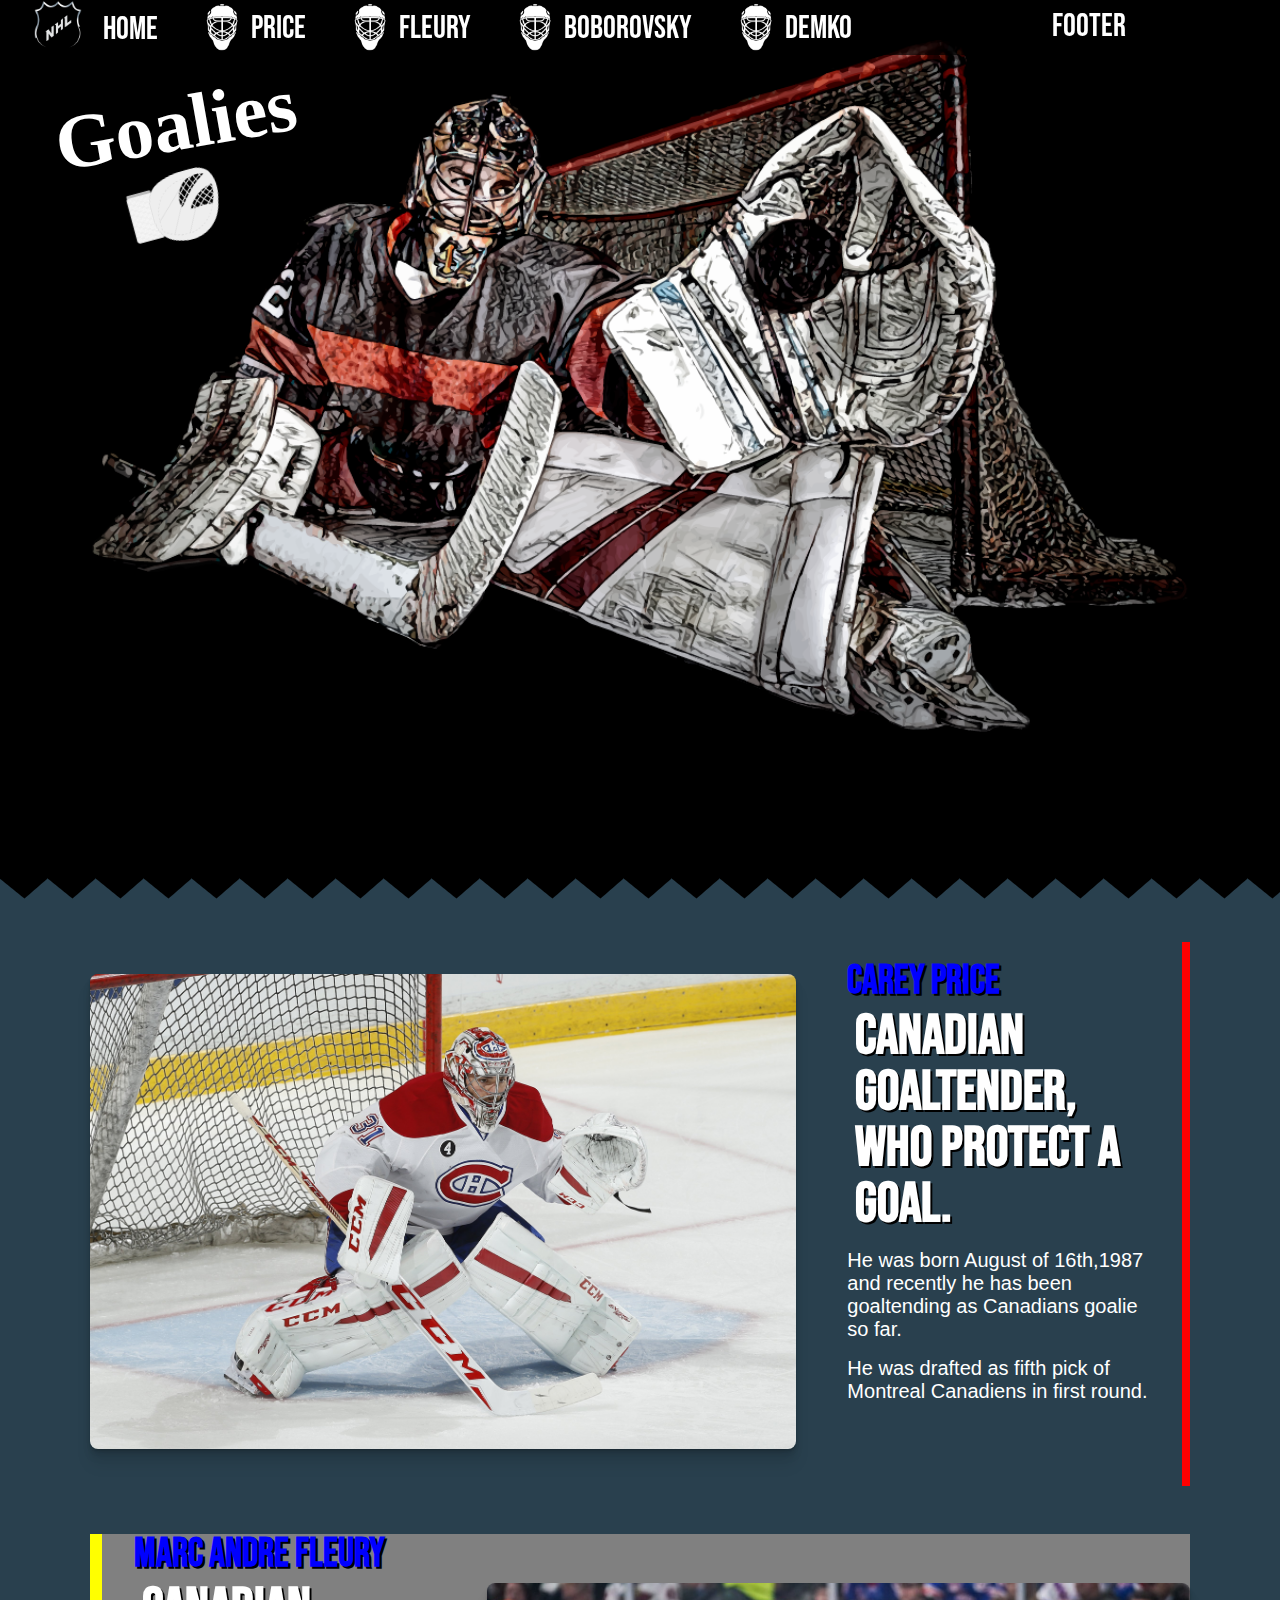
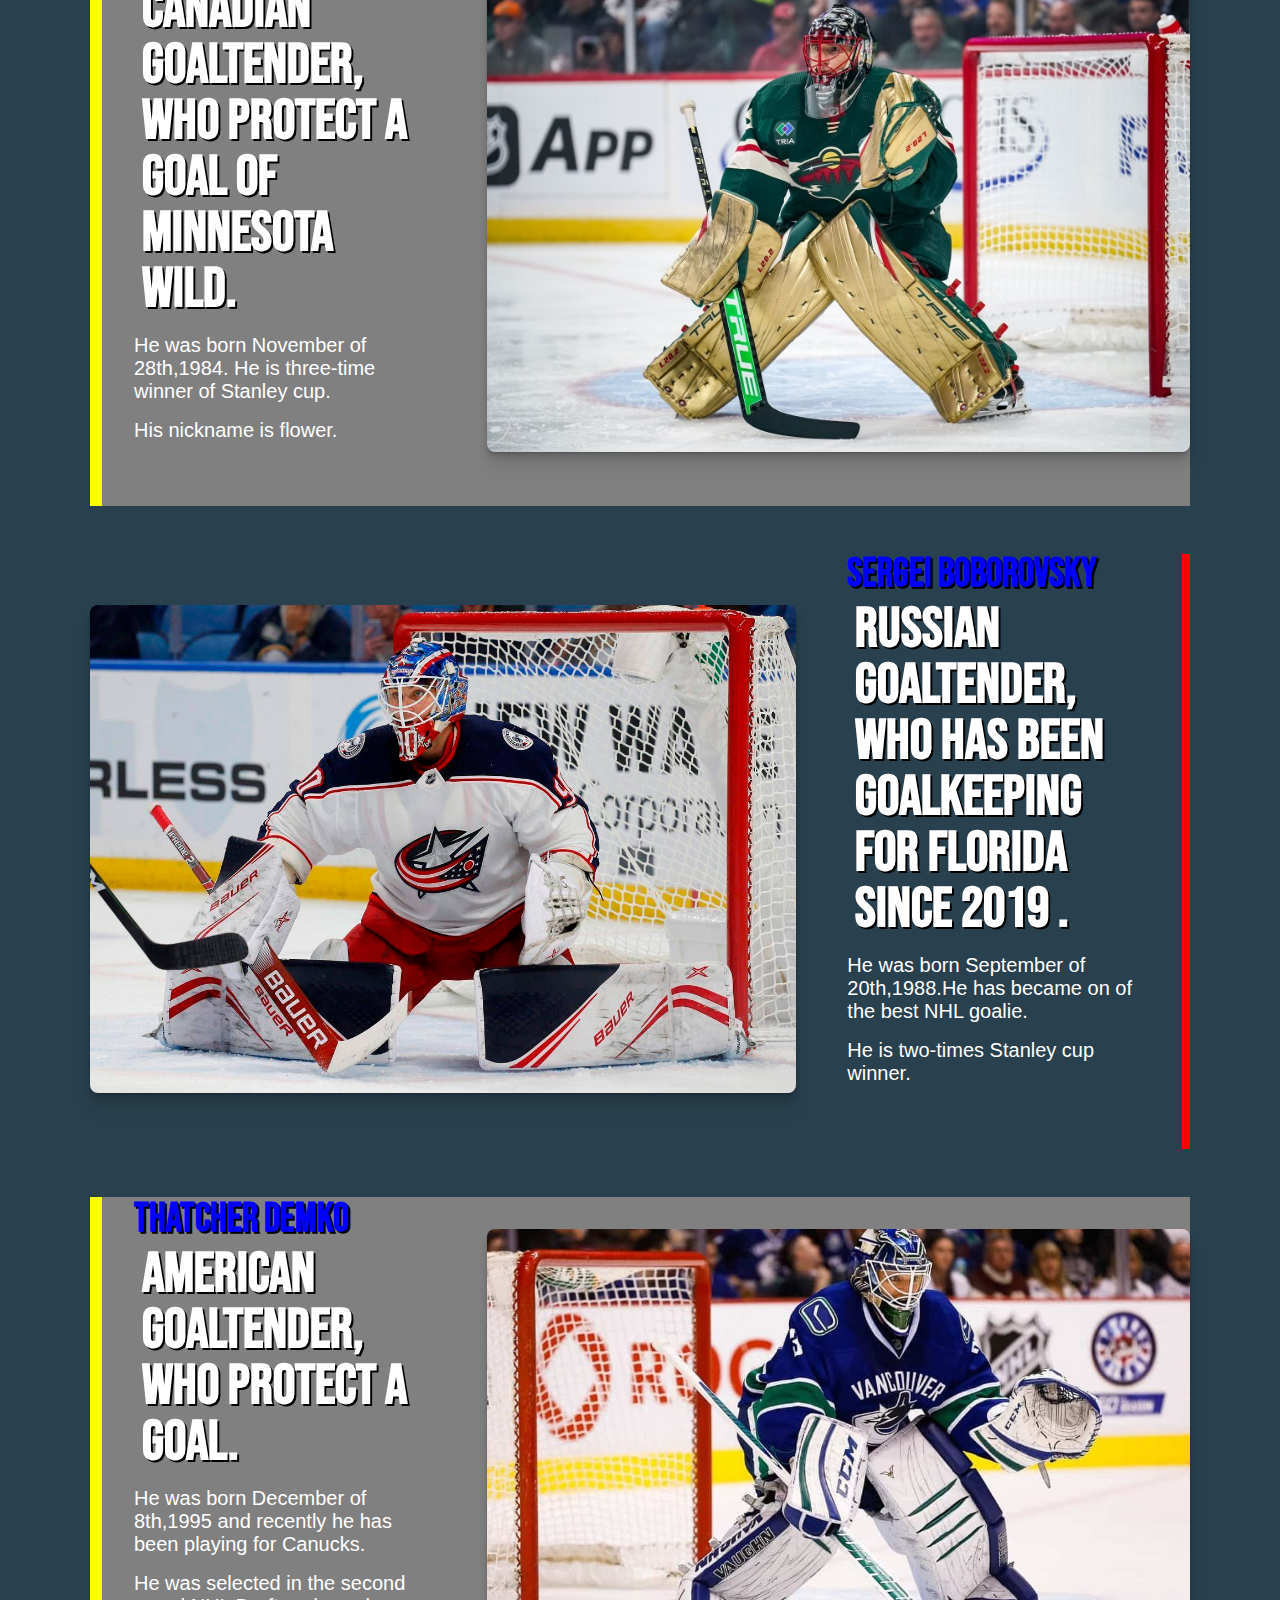
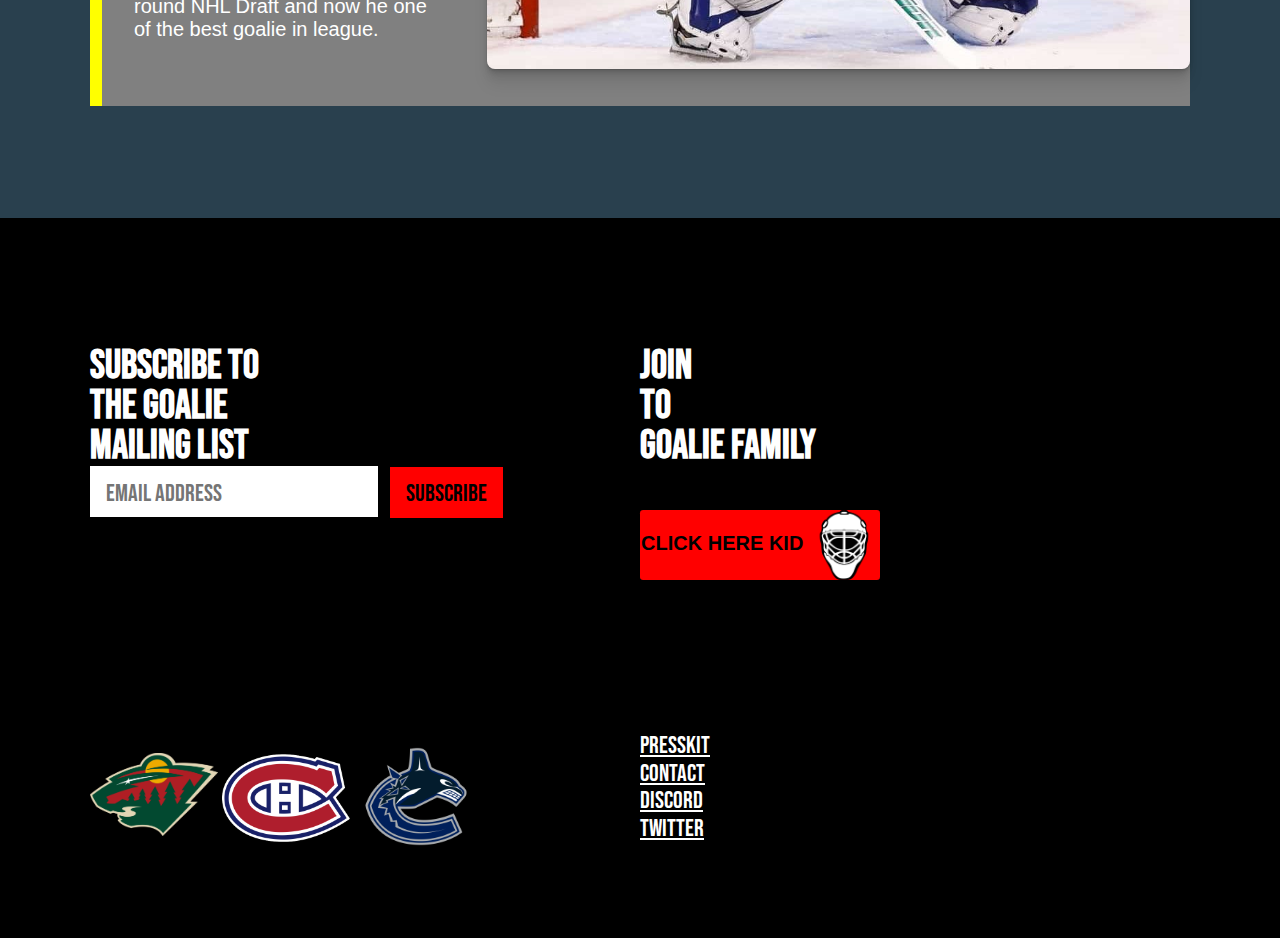
<file: IceGoalies/index.html>
<!DOCTYPE html>
<html lang="sk">
<head>
    <meta charset="UTF-8">
    <meta http-equiv="X-UA-Compatible" content="IE=edge">
    <meta name="viewport" content="width=device-width, initial-scale=1.0">
    <title>Goalies</title>
    <link rel="preconnect" href="https://fonts.googleapis.com">
    <link rel="preconnect" href="https://fonts.gstatic.com" crossorigin>
    <link href="https://fonts.googleapis.com/css2?family=Bebas+Neue&display=swap" rel="stylesheet"> 
    <link rel="stylesheet" href="./css/app.css">
    <link rel="stylesheet" href="./css/general.css">
    <link rel="stylesheet" href="./css/features.css">
    <link rel="stylesheet" href="./css/header.css">
    <link rel="stylesheet" href="./css/footer.css">
</head>
<body id="home">
    <nav class="main-nav">
        <ul class="menu container">
            <li><a href="#home">
                <img class="nhl" src="./img/pngegg.png" alt="NHL logo">
                Home
            </a></li>
            <li><a href="#Carey">
                <img class="mask" src="./img/Gerald-G-Goalie-mask-simple-2.png" alt="Goalie's mask">
                Price</a></li>
            <li><a href="#Fleury">
                <img class="mask" src="./img/Gerald-G-Goalie-mask-simple-2.png" alt="Goalie's mask">
                Fleury</a></li>
            <li><a href="#Boborovsky"> 
                <img class="mask" src="./img/Gerald-G-Goalie-mask-simple-2.png" alt="Goalie's mask">
                Boborovsky</a></li>
            <li><a href="#Demko">
                <img class="mask" src="./img/Gerald-G-Goalie-mask-simple-2.png" alt="Goalie's mask">
                Demko</a></li>
            <li><a href="#footer">Footer</a></li>
           
        </ul>
    </nav>
    <header> 
        <h1 class="title">Goalies
        <img class="glove" src="./img/ice-hockey-goalie-gloves-single-t-web.png" alt="Goalie's glove">
        </h1>
</header>

    <main>
        <section class="features container">
            <article id="Carey" class="feature">
                <figure>
                    <a href="./img/image01.jpg" target="_blank">
                    <img src="./img/image01.jpg" alt="Photo of Carey price" class="box round">

                    </a>
                </figure>

                <div class="content">
                    <h2>Carey Price</h2>
                    <h3>Canadian goaltender, who protect a goal.</h3>
                    <p>He was born August of 16th,1987 and recently he has been goaltending as Canadians goalie so far.</p>
                    <p>He was drafted as fifth pick of Montreal Canadiens in first round.</p>

                </div>
            </article>
            <article id="Fleury"  class="feature">
                <figure>
                    <a href="./img/image08.jpeg" target="_blank">
                    <img src="./img/image08.jpeg" alt="Photo of Fleury "class="box round">

                    </a>
                </figure>

                <div class="content">
                    <h2>Marc Andre Fleury</h2>
                    <h3>Canadian goaltender, who protect a goal of Minnesota Wild.</h3>
                    <p>He was born November of 28th,1984. He is three-time winner of Stanley cup.</p>
                    <p>His nickname is flower.</p>

                </div>
            </article>
            <article id="Boborovsky" class="feature">
                <figure>
                    <a href="./img/image02.jpg" target="_blank">
                    <img src="./img/image02.jpg" alt="Photo of Boborovsky "class="box round">

                    </a>
                </figure>

                <div class="content">
                    <h2>Sergei Boborovsky</h2>
                    <h3>Russian goaltender, who has been goalkeeping for Florida since 2019 .</h3>
                    <p>He was born September of 20th,1988.He has became on of the best NHL goalie.</p>
                    <p>He is two-times Stanley cup winner.</p>

                </div>
            </article>
            <article id="Demko"  class="feature">
                <figure>
                    <a href="./img/image03.jpg" target="_blank">
                    <img src="./img/image03.jpg" alt="Photo of Demko "class="box round">

                    </a>
                </figure>

                <div class="content">
                    <h2>Thatcher Demko</h2>
                    <h3>American goaltender, who protect a goal.</h3>
                    <p>He was born December of 8th,1995 and recently he has been playing for Canucks.</p>
                    <p>He was selected in the second round NHL Draft and now he one of the best goalie in league.</p>

                </div>
            </article>
        

        </section>
    </main>

    <footer class="about-us" id="footer">
        <div class="footer-item us container">
            
            <form action="" class="footer-item newsletter">
                <h2>Subscribe to <br> the Goalie <br> mailing list</h2>
                <input type="email" placeholder="email address">
                <button type="submit">Subscribe</button>
            </form>
            
            <div class="footer-item discord">
                <h2>
                    Join <br> to <br> goalie family 
                </h2>
                <a href="#" class="button"><p>Click here kid
                    <img src="./img/Gerald-G-Goalie-mask-simple-2.png" width="70"  alt="Goalie mask">
                </a>

            </div>

            <ul class="footer-item contact menu">
                <li><a href="#">presskit</a></li>
                <li><a href="#">contact</a></li>
                <li><a href="#">discord</a></li>
                <li><a href="#">twitter</a></li>
            </ul>

            <div class="footer-item logos">
                <img class="wild"src="./img/5a4fbb61da2b4f099b95da12.png" alt="logo of Minnesota Wild">
                <img class="can" src="./img/5a4fbb6ada2b4f099b95da13.png" alt="logo of Montreal Canadiens">
                <img class="van" src="./img/Vancouver-Canucks-Logo.png" alt="logo of Vancouver Canucks">

            </div>

        </div>
            
        </div> 

    </footer>




</body>
</html>
</file>
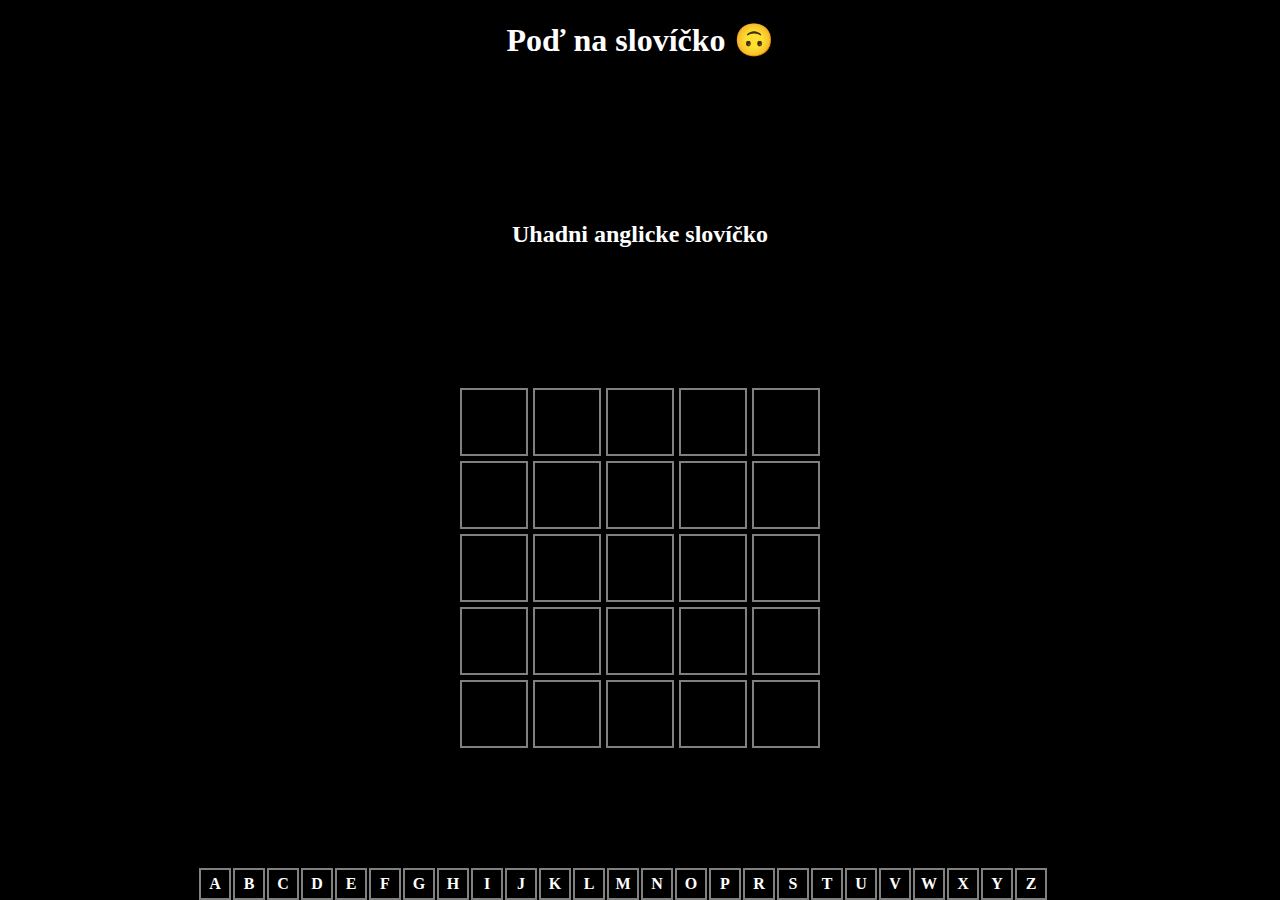
<file: Slovicko/index.html>
<!DOCTYPE html>
<html lang="sk">
<head>
    <meta charset="UTF-8">
    <meta http-equiv="X-UA-Compatible" content="IE=edge">
    <meta name="viewport" content="width=device-width, initial-scale=1.0">
    <title>Uhadni slovo</title>
    <link
    rel="stylesheet"
    href="https://cdnjs.cloudflare.com/ajax/libs/animate.css/4.1.1/animate.min.css"
  />
    <link rel="stylesheet" href="./css/general.css">
    <link rel="stylesheet" href="./css/board.css">
    <link rel="stylesheet" href="./css/effects.css">

    <script defer src="./animation.js"></script>
    <script defer src="./app.js"></script>
    
<body>

  <head>
    <h1>
      Poď na slovíčko 🙃
    </h1>
    <h2>Uhadni anglicke slovíčko </h2>
  </head>
    
   <main class="board">

    <div class="row">
        <div data-index ='1' class="tile"></div>
        <div data-index ='2' class="tile"></div>
        <div data-index ='3' class="tile"></div>
        <div data-index ='4' class="tile"></div>
        <div data-index ='5' class="tile"></div>
    </div>
    <div class="row">
      <div data-index ='1' class="tile"></div>
      <div data-index ='2' class="tile"></div>
      <div data-index ='3' class="tile"></div>
      <div data-index ='4' class="tile"></div>
      <div data-index ='5' class="tile"></div>
  </div>

  <div class="row">
    <div data-index ='1' class="tile"></div>
    <div data-index ='2' class="tile"></div>
    <div data-index ='3' class="tile"></div>
    <div data-index ='4' class="tile"></div>
    <div data-index ='5' class="tile"></div>
</div>

<div class="row">
  <div data-index ='1' class="tile"></div>
  <div data-index ='2' class="tile"></div>
  <div data-index ='3' class="tile"></div>
  <div data-index ='4' class="tile"></div>
  <div data-index ='5' class="tile"></div>
</div>

<div class="row">
  <div data-index ='1' class="tile"></div>
  <div data-index ='2' class="tile"></div>
  <div data-index ='3' class="tile"></div>
  <div data-index ='4' class="tile"></div>
  <div data-index ='5' class="tile"></div>
</div>



   </main>

   <footer>
    <section class="keyboard">
      <div class="tile" id="a">a</div>
      <div class="tile" id="b">b</div>
      <div class="tile" id="c">c</div>
      <div class="tile" id="d">d</div>
      <div class="tile" id="e">e</div>
      <div class="tile" id="f">f</div>
      <div class="tile" id="g">g</div>
      <div class="tile" id="h">h</div>
      <div class="tile" id="i">i</div>
      <div class="tile" id="j">j</div>
      <div class="tile" id="k">k</div>
      <div class="tile" id="l">l</div>
      <div class="tile" id="m">m</div>
      <div class="tile" id="n">n</div>
      <div class="tile" id="o">o</div>
      <div class="tile" id="p">p</div>
      <div class="tile" id="r">r</div>
      <div class="tile" id="s">s</div>
      <div class="tile" id="t">t</div>
      <div class="tile" id="u">u</div>
      <div class="tile" id="v">v</div>
      <div class="tile" id="w">w</div>
      <div class="tile" id="x">x</div>
      <div class="tile" id="y">y</div>
      <div class="tile" id="z">z</div>


    </section>
   </footer>
</body>

</html>
</file>
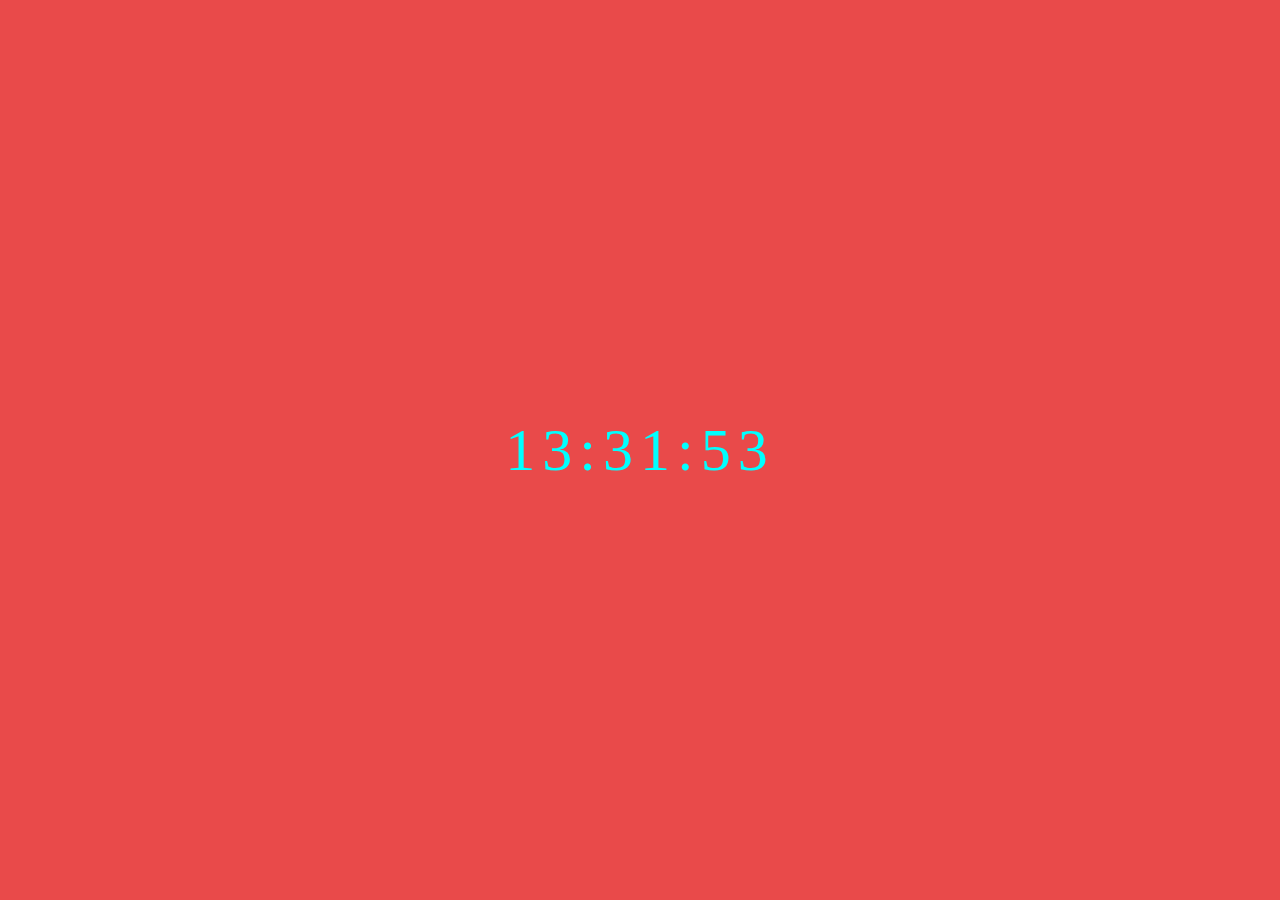
<file: JS beginners/digital clock/index.html>
<!DOCTYPE html>
<html lang="en">
<head>
    <meta charset="UTF-8">
    <meta http-equiv="X-UA-Compatible" content="IE=edge">
    <meta name="viewport" content="width=device-width, initial-scale=1.0">
    <title>Digital clock</title>
   <link rel="stylesheet" href="./style/style.css">

</head>
<body>
    <div id="clockDisplay" class="clock" onload="showTime()"></div>
    <script src="./js/app.js"></script>
</body>

</html>
</file>
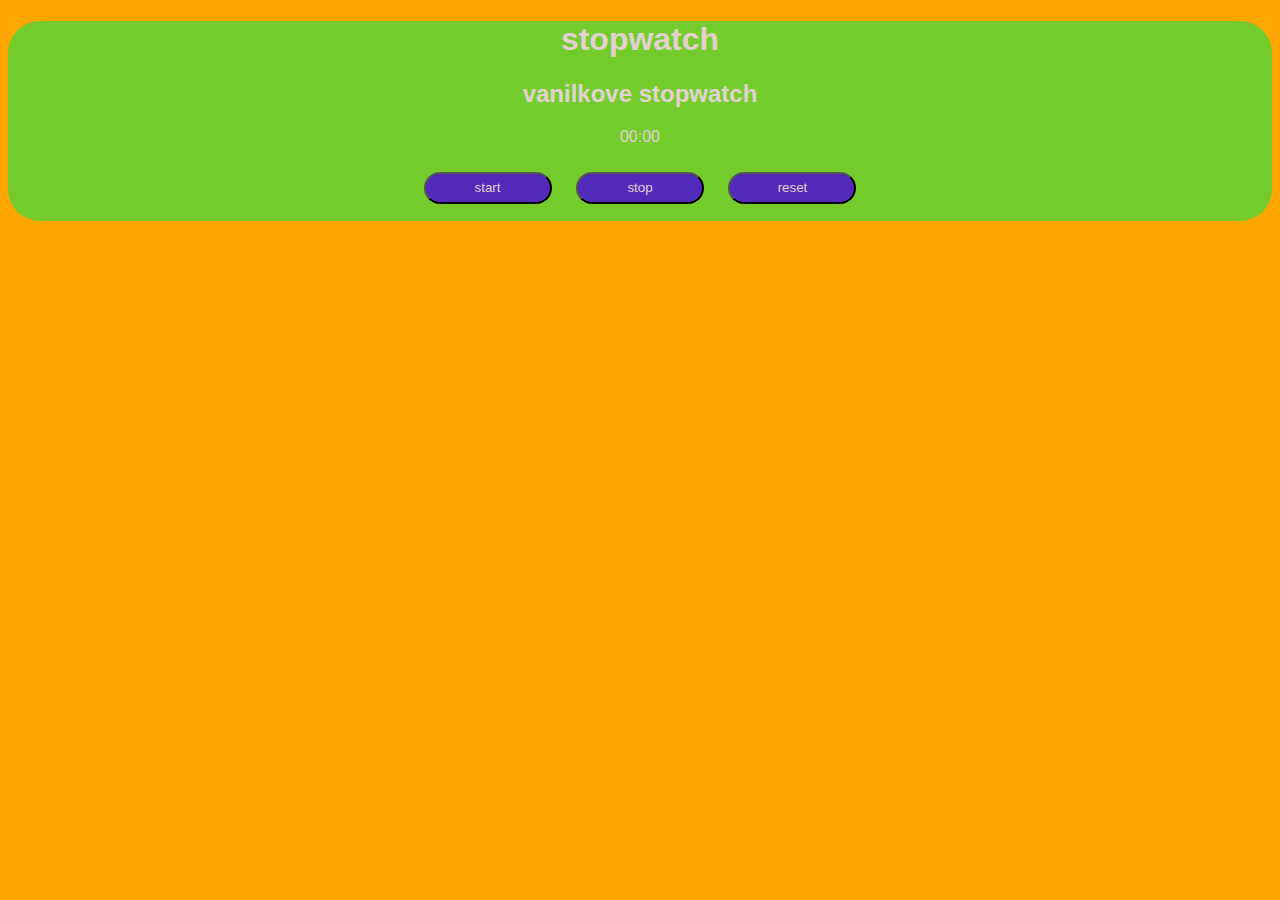
<file: JS beginners/stopwatch/index.html>
<!DOCTYPE html>
<html lang="en">
<head>
    <meta charset="UTF-8">
    <meta http-equiv="X-UA-Compatible" content="IE=edge">
    <meta name="viewport" content="width=, initial-scale=1.0">
    <title>Stop watch js</title>
    <link rel="stylesheet" href="./style/style.css">
    <script src="./js/app.js"></script>
</head>
<body>
    <div class="wrapper">
        <h1>Stopwatch</h1>
        <h2>vanilkove stopwatch</h2>
        <p><span id="seconds">00</span>:<span id="tens">00</span></p>
        <button id="button-start">start</button>
        <button id="button-stop">stop</button>
        <button id="button-reset">reset</button>
    </div>

    
</body>
</html>
</file>
<file: IceGoalies/css/app.css>
main::before {
    content: " ";
    
    background-image: linear-gradient(319deg, var(--bg-secondary) 16px,transparent 17px), 
    linear-gradient(39deg,var(--bg-secondary) 16px, transparent 17px);
    background-size: 48px 23px;
    background-repeat: repeat-x;
    
    height: 100px;
    display: block;
    width: 100%;

    position: absolute;
    top: -23px;
    left: 0;
}
.box{
    box-shadow:
0 1px 1px hsl(0deg 0% 0% / 0.075),
0 2px 2px hsl(0deg 0% 0% / 0.075),
0 4px 4px hsl(0deg 0% 0% / 0.075),
0 8px 8px hsl(0deg 0% 0% / 0.075),
0 16px 16px hsl(0deg 0% 0% / 0.075);
}
.round {
    border-radius:0.5rem ;
}
</file>
<file: IceGoalies/css/general.css>
:root {
    --bg-secondary:#29404E;
    /* --cl-accent: #ff00a3; */
    --cl-button:red;

}

.menu {
    margin: 0;
    padding-left: 0;
}

.menu li {
    list-style: none;
}
.menu a {
    text-decoration: none;
}

main {
    background-color: var(--bg-secondary);
    padding:4rem 0;
    position: relative;
    padding-top: 10px;
}

html {
    font-size: 100%;
    line-height: 1.15;
    -webkit-text-size-adjust: 100%;

    scroll-behavior: smooth;
    scroll-padding-top: 5rem;
}


body {
    color: #fff;
    font-family: 'Bebas Neue' ,Verdana, Tahoma, sans-serif;
    background: #000;
    margin: 0;
}

b,
strong {
    font-weight: bolder;
}
a {
    color: inherit;
    background-color: transparent
}
img {
    border-style: none;
    max-width: 100%;
    height: auto;
}

h2,h3 {
    margin: 0;
    line-height: 1;
}

h1 {
    padding-top: 3.5rem;
    padding-left: 3.5rem;
    font-size: clamp(4rem,10vw,4.8rem);
    font-family: Georgia, 'Times New Roman', Times, serif;
    display: grid;
    rotate: -10deg;
    padding-top: 0;
    margin-top: 0;
}
.glove {
    width: 10rem;
    rotate: 85deg;
    padding-left: 2.5rem;
    position:relative;
    left: 0.313rem;
    top: -2rem;
}

h2 {
    font-size: clamp(2rem, 8vw, 2.5rem);
    text-shadow: 2px 2px 0 #000;
}

h3 {
    font-size: clamp(2rem, 10vw, 3.5rem);
    margin: 0.5rem 0.5rem;
    text-shadow: 2px 2px 0 #000;
}

p{
    font-size: 1.25rem;
    font-family: Verdana, Geneva, Tahoma, sans-serif;
    margin: 1rem 0 0;
}

figure {
    margin: 0;
}
.container {
    padding: 0 1.25rem;
    max-width: 1100px;
    margin: 0 auto;
}

input,
button {
    all:unset;
    color:rgb(0, 0, 0);
    font-size: inherit;
    font-family: inherit;
    line-height: 1;
}

button {
    cursor: pointer;
}
</file>
<file: IceGoalies/css/features.css>
.feature {
    margin-bottom: 4rem;
    display: flex;
    align-items:flex-start;
    gap: 3vw;
    margin: 2rem 0;
    padding: 5rem 0;
    border-right: 0.75rem solid blue;
}

.feature h2 {
    color: blue;
}

.feature .content {
    position: relative;
    bottom: 2rem;
    padding: 0 2rem;
}
.feature:nth-child(even) {
    color: ;
    background-color: grey;
    flex-direction: row-reverse;
    border-left: 0.75rem solid yellow;
    border-right: none;
}


.feature:not(.wishlist) .content {
    position: relative;
    bottom: 2rem;
}
/* responsive */

@media screen and  (min-width: 810px) {
    

    .feature {
        margin-bottom: 3rem;
        display: flex;
        align-items:center;
        gap: 1.5vw;

        padding: 2rem 0;
        border-right: 0.55rem solid red;
    }

    .feature figure {
        flex:7;
    }
    .feature .content {
        flex:3;
        position: static;
    }

}
</file>
<file: IceGoalies/css/header.css>
header {
    min-height: 100vh;
    background-image: url(../img/—Pngtree—ice\ hockey\ golakeeper\ illustration_6075163.png);
    background-repeat: no-repeat;
    background-position: 0 -15.75rem;
    background-attachment: fixed;
    background-size: cover;
} 

.main-nav {
    width: 100vw;
    position: fixed;
    left: 0px;
    top: 0px;
    z-index:2 ;
    background: rgba(0,0,0, 0.7);
}


.main-nav .menu {
    font-size: clamp(1.35rem, 6vw, 2rem);
    line-height: 1;
    margin-left: 0.4rem;

    display: flex;
    gap: clamp(0.85rem, 4vw, 2rem);
    
}
    

.man-nav a {
    display: block;
    padding-top: 1rem;
    padding-bottom: 0.5rem;

}

.main-nav li{
    display: flex;
    align-items: center;
}

.main-nav li:hover {
    color: red;
}

.main-nav .mask {
    width: 3rem;
    padding-left: 0.5rem;
    vertical-align: middle;

}
.main-nav .nhl{
    width: 3rem;
    padding-left: 0.5rem;
    vertical-align: middle;
    margin-right: 1rem;
    /* z-index: 7; */

}


.main-nav li:last-child {
    margin-left: auto;
}

@media screen and (max-width: 905px) {
    .title,
    .glove {
        display: none;
    }
}

@media screen and (min-width: 810px) {
    .main-nav .nhl,.mask {
        display:inline-block;
    }

}

@media screen and (max-width: 680px) {

    /* header{
     background-position: 50% 50%;   
    } */
    .main-nav .nhl,.mask {
        display: none;
    }
}
</file>
<file: IceGoalies/css/footer.css>
.us {
    font-size: 1.5rem;
    text-align: center;
}
/* contact links */
.contact a {
    text-decoration: underline;
}

.footer-item{
    padding: 4rem 0;
    
}

.footer-item .contact {
    display: grid;
    text-align:start;
}


/* logos */


.wild {
    max-width: 8rem;
}

.van {
    max-width: 11rem;
    position: relative;
    top:10px;
    left: -26px;
}
.can {
    max-width: 8rem;
    position: relative;
    top: 26px;
}

/* newsletter */

.newsletter h2
.diskort h2 {
    margin-bottom: 0.35rem;
}

.newsletter input,
.newsletter button {
    border: none;
    background: white;
    min-height: 3rem;
    padding: 0.2rem 1rem 0 1rem;
}

.newsletter input {
    width: clamp(10rem, 20vw,16rem);
}

.newsletter button {
    background-color: var(--cl-button);
    margin-left: 0.5rem;
}
.newsletter button:hover {
    color: yellow;
}

/* diskort */

.discord h2 {
    margin-right: 1rem;
}
.discord a {
    display: inline-block;
    width: 15rem;
    padding: 0.65rem 1 rem;
    border-radius: 0.2rem;
    text-decoration: none;

    background-color: var(--cl-button);
    text-align: center;
    text-transform: uppercase;
    color: black;
    font-weight: 600;
}

.discord a:hover {
    color: yellow;
}

.discord img {
    vertical-align: middle;
}

.contact li:hover {
    color: yellow;
}


@media screen and (min-width:810px) {
    .us {
        text-align: start;
        display: grid;
        grid-template-columns: 1fr 1fr;
    }

    .logos {
        grid-column: 1;
        grid-row: 2;
    }
    .logos, .contact {
        padding-bottom:2rem ;
        align-self:flex-end;
    }

}
</file>
<file: Slovicko/css/general.css>
html,body {
    height: 100vh;
    margin: 0;
    padding: 0;
    overflow: hidden;
}

body {
    background: black;
    color: white;
    font-family:Georgia, 'Times New Roman', Times, serif;
    text-align: center;
    display: flex;
    flex-direction: column;
    align-items: center;
    justify-content: space-between;
}

.keyboard {
    display: grid;
    grid-template-columns: repeat(26, 1fr);
    gap: 2px;
}


.keyboard .tile {
    font-size: 1rem;
    width: 1.75rem;
    height: 1.75rem;
    line-height: 1.75rem;
}

header h1 {
    letter-spacing: 0.15rem;
}

/*responsive  */

@media only screen and (max-width:940px) {
    header h1 {
        font-size: 1.5rem;
        letter-spacing:0.05rem;
        margin-right: 0.5rem;
    }

    .keyboard {
        grid-template-columns: repeat(13, 1fr);
    }
@media only screen and (max-width:480px) {
    .keyboard .tile {
        font-size: 0.85rem;
        width: 1.25rem;
        height: 1.25rem;
        line-height: 1.25rem;

    }

}
}
</file>
<file: Slovicko/css/board.css>
.board {
    display: grid;
    grid-template-rows: repeat(6, 1fr0);
    gap:5px;

}
.row {
    display: grid;
    grid-template-columns: repeat(5, 1fr);
    gap: 5px ;
}
.tile {
    font-size: 2rem;
    font-weight: 900;
    text-transform: uppercase;

    width: 4rem;
    height: 4rem;
    line-height: 4rem;


    border:  2px solid grey;
    background: black;
}

.is-filled {
    border-color:#d8d8d8 ;
}
.present {
    border-color: #b59f3b;
    background-color: #b59f3b;
}
.correct {
    border-color: #538d4e;
    background-color: #538d4e;; 
}
.wrong {
    border-color: grey;
    background-color: grey;
}

/*responsive  */

@media only screen and ((max-width:600px) or (max-height:600px)){
    .tile {
        width: 3rem;
        height: 3rem;
        line-height: 3rem;
    }
}
</file>
<file: JS beginners/digital clock/style/style.css>
body {
    background-color: rgb(233, 74, 74);
}

.clock{
    position: absolute;
    top: 50%;
    left: 50%;
    transform: translateX(-50%) translateY(-50%);
    color: aqua;
    font-size: 60px;
    letter-spacing: 7px;
    
}
</file>
<file: JS beginners/stopwatch/style/style.css>
/* variables */
:root {
   --bg-primary: #ffa600;
   --bg-wrapper: #73cc2b;
   --color-primary: #e4d2d2;
   --bt-primary: #512bb8;

}

body {
    background: var(--bg-primary);
    color: var(--color-primary);
    font-family: 'Lucida Sans', 'Lucida Sans Regular', 'Lucida Grande', 'Lucida Sans Unicode', Geneva, Verdana, sans-serif;
    height: 100%;
}
.wrapper {
    text-align: center;
    background: var(--bg-wrapper);
    color: var(--color-primary);
    width: auto;
    height: 200px;
    border-radius: 2rem;
}

h1,h2 {
    text-transform: lowercase;
}

button {
    background-color: var(--bt-primary);
    color: var(--color-primary);
    cursor: pointer;
    width: 8rem;
    height: 2rem;
    border-radius: 1rem;
    margin: 10px;
    text-decoration: none;
    /* border: solid 5px black; */ 
}

button:hover {
    background: var(--color-primary);
    transition: all 0.5s ease-in-out;
    color: var(--bg-wrapper);
}
</file>
<file: Slovicko/css/effects.css>
* SHORT AND SWEET */
.row {
	--animate-duration: 0.1s;
	/* --animate-delay: 0.3s; */
}

/* BOUNCE BOUNCE, BABY */
@-webkit-keyframes bounceIn {
	0%,
	25%,
	to {
		-webkit-animation-timing-function: cubic-bezier(0.215, 0.61, 0.355, 1);
		animation-timing-function: cubic-bezier(0.215, 0.61, 0.355, 1);
	}
	0% {
		opacity: 0;
		-webkit-transform: scale3d(0.4, 0.4, 0.4);
		transform: scale3d(0.4, 0.4, 0.4);
	}
	25% {
		opacity: 1;
		-webkit-transform: scale3d(1.1, 1.1, 1.1);
		transform: scale3d(1.1, 1.1, 1.1);
	}
	to {
		opacity: 1;
		-webkit-transform: scaleX(1);
		transform: scaleX(1);
	}
}

@keyframes bounceIn {
	0%,
	25%,
	to {
		-webkit-animation-timing-function: cubic-bezier(0.215, 0.61, 0.355, 1);
		animation-timing-function: cubic-bezier(0.215, 0.61, 0.355, 1);
	}
	0% {
		opacity: 0;
		-webkit-transform: scale3d(0.4, 0.4, 0.4);
		transform: scale3d(0.4, 0.4, 0.4);
	}
	25% {
		opacity: 1;
		-webkit-transform: scale3d(1.1, 1.1, 1.1);
		transform: scale3d(1.1, 1.1, 1.1);
	}
	to {
		opacity: 1;
		-webkit-transform: scaleX(1);
		transform: scaleX(1);
	}
}
.animate__bounceIn {
	-webkit-animation-duration: 0.1s;
	animation-duration: 0.1s;
	-webkit-animation-duration: calc(var(--animate-duration) * 0.2);
	animation-duration: calc(var(--animate-duration) * 0.2);
	-webkit-animation-name: bounceIn;
	animation-name: bounceIn;
}
</file>
